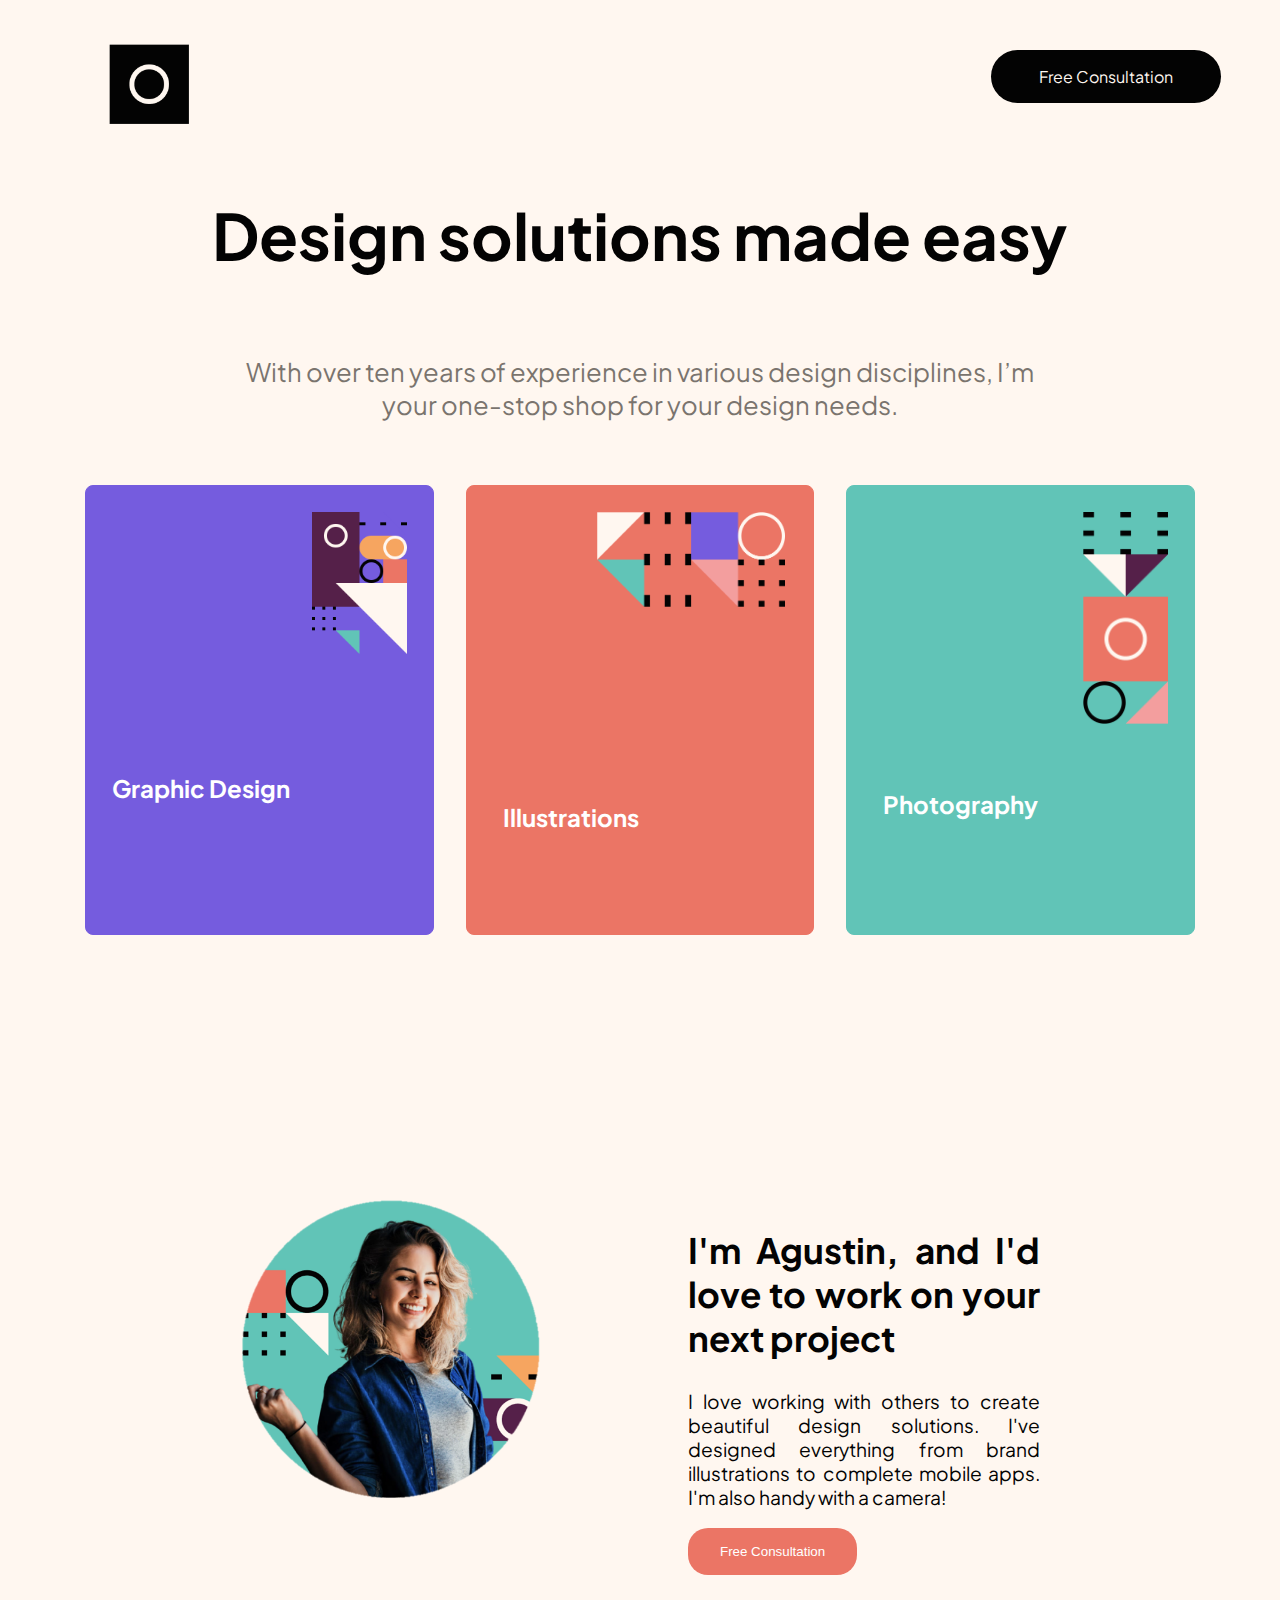
<file: FlexBox/index.html>
<!DOCTYPE html>
<html lang="en">

<head>
  <meta charset="UTF-8">
  <meta name="viewport" content="width=device-width, initial-scale=1.0">
  <link rel="preconnect" href="https://fonts.googleapis.com">
  <link rel="preconnect" href="https://fonts.gstatic.com" crossorigin>
  <link href="https://fonts.googleapis.com/css2?family=Plus+Jakarta+Sans:ital,wght@0,200..800;1,200..800&display=swap"
    rel="stylesheet">
  <link rel="stylesheet" href="./styles.css">
  <title>Document</title>
</head>

<body>
  <nav>
    <a href="#" id="logo">
      <img src="./img/logo.png" alt="Empresa de Amy">
    </a>

    <a href="#" id="call-to-action">Free Consultation</a>
  </nav>
  <section id="hero">
    <div class="text-content">
      <h1>Design solutions made easy</h1>
      <p>With over ten years of experience in various design disciplines, I’m your one-stop shop for your design needs.
      </p>
    </div>
    <div class="image-container">
      <a href="#" id="cajita1">
        <img src="./img/uno.png" alt="cajita1">
        <h2>Graphic Design</h2>
      </a>
      <a href="#" id="cajita2">
        <img src="./img/dos.png" alt="cajita2">
        <h2>Illustrations</h2>
      </a>
      <a href="#" id="cajita3">
        <img src="./img/tres.png" alt="cajita3">
        <h2>Photography</h2>
      </a>
    </div>
  </section>

   
  <div class="contenedor2">
    <div id="infoImage"> 
          <img src="./img/mujer.png" alt="Agustin">
    </div>
  
    <div id="vacio">    
    </div>
  
    <div id="info">
            <h2>I'm Agustin, and I'd love to work on your next project</h2>
            <p>I love working with others to create beautiful design solutions. 
            I've designed everything from brand illustrations to complete mobile apps. 
            I'm also handy with a camera!</p>
            <button>Free Consultation</button>
    </div>
  </div>
   
</body>

</html>
</file>
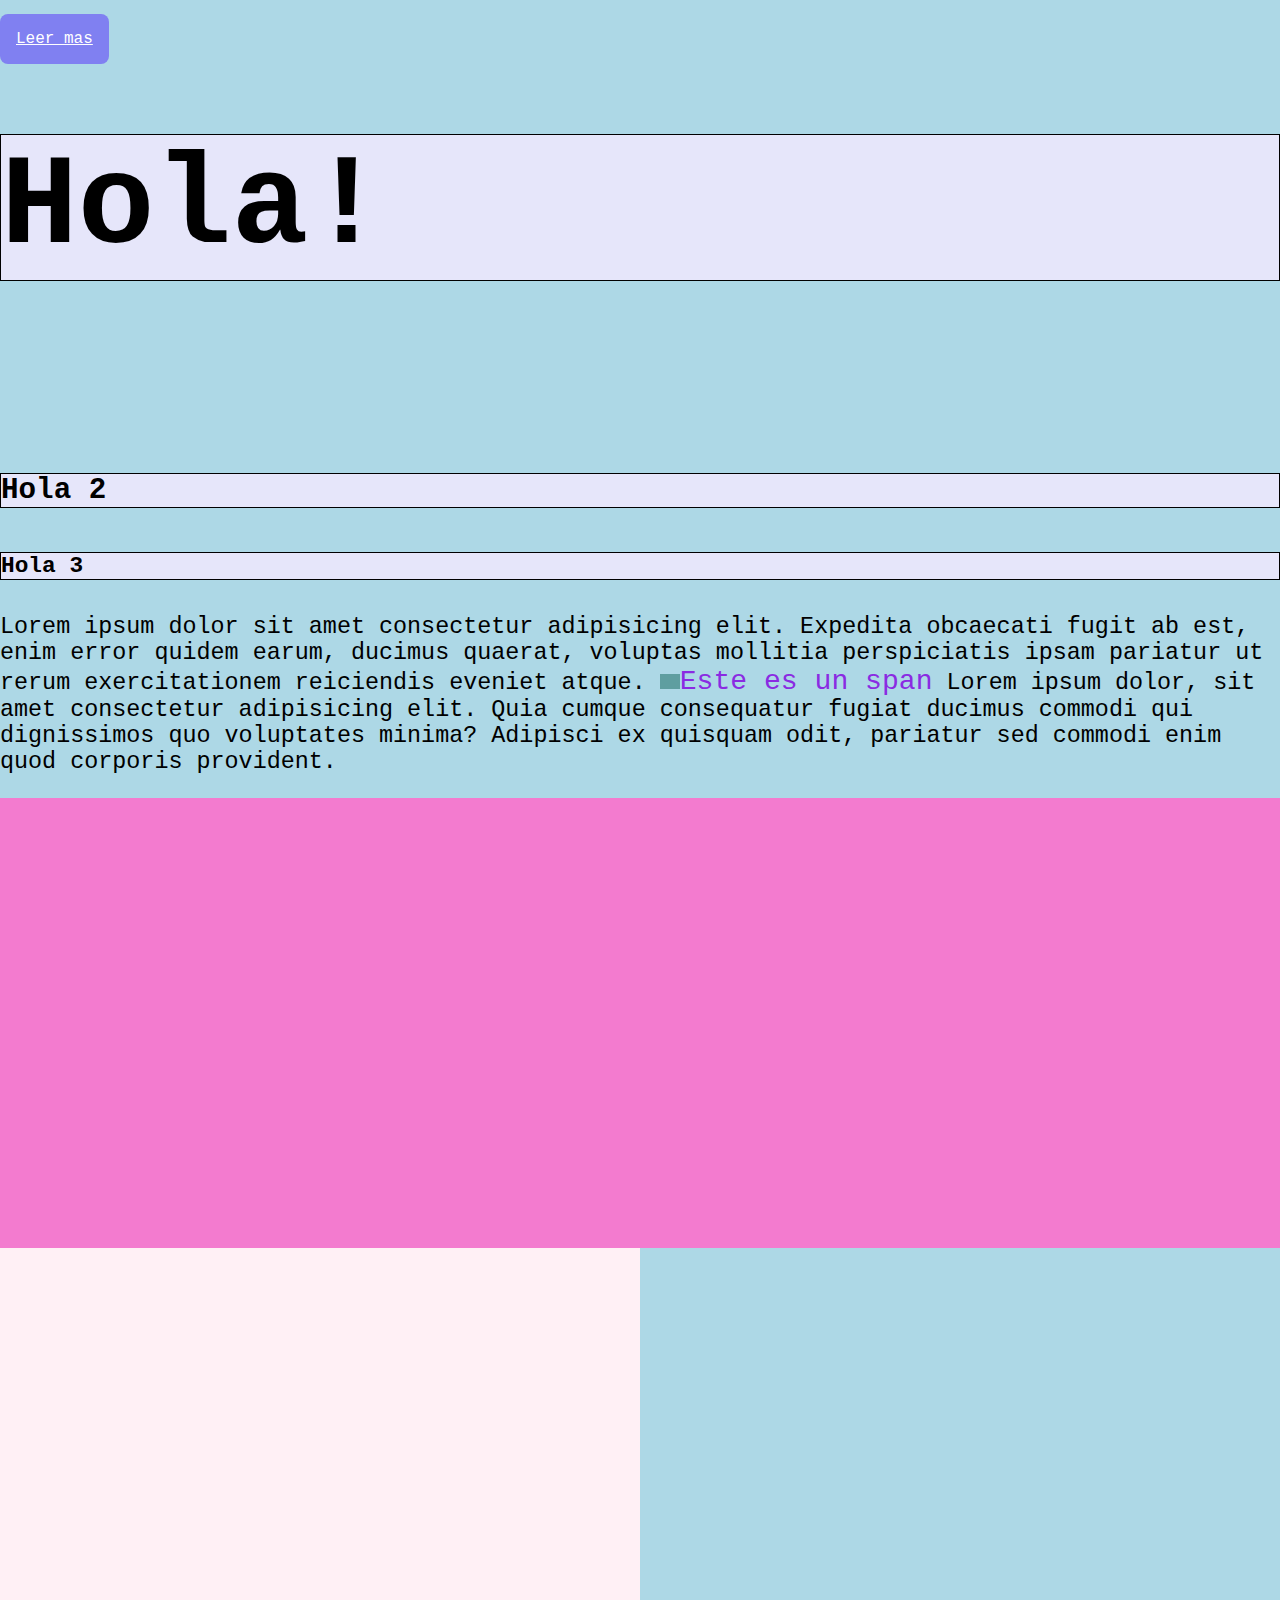
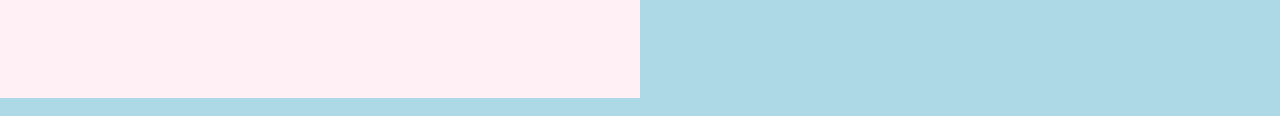
<file: Unidades/index.html>
<!DOCTYPE html>
<html lang="en">
<head>
    <meta charset="UTF-8">
    <meta name="viewport" content="width=device-width, initial-scale=1.0">
    <title>Document</title>
    <link rel="stylesheet" href="styles.css">
</head>
<body>

   
    <br>
    <br>
    <a href="#">Leer mas</a>
    <section id="ch">

    </section>
    <section>
        <h1>Hola!</h1>
        <h2>Hola 2</h2>
        <h3>Hola 3</h3>
        <p>
            Lorem ipsum dolor sit amet consectetur adipisicing elit. 
            Expedita obcaecati fugit ab est, enim error quidem earum,
             ducimus quaerat, voluptas mollitia perspiciatis ipsam 
             pariatur ut rerum exercitationem reiciendis eveniet atque.
             <span id="box-1"></span><span>Este es un span</span> Lorem ipsum dolor, sit amet 
             consectetur adipisicing elit. Quia cumque consequatur fugiat 
             ducimus commodi qui dignissimos quo voluptates minima? Adipisci
              ex quisquam odit, pariatur sed commodi enim quod corporis provident.
        </p>

        <article>
            <div class="box">
    
            </div>
        </article>
    </section>

   
</body>
</html>
</file>
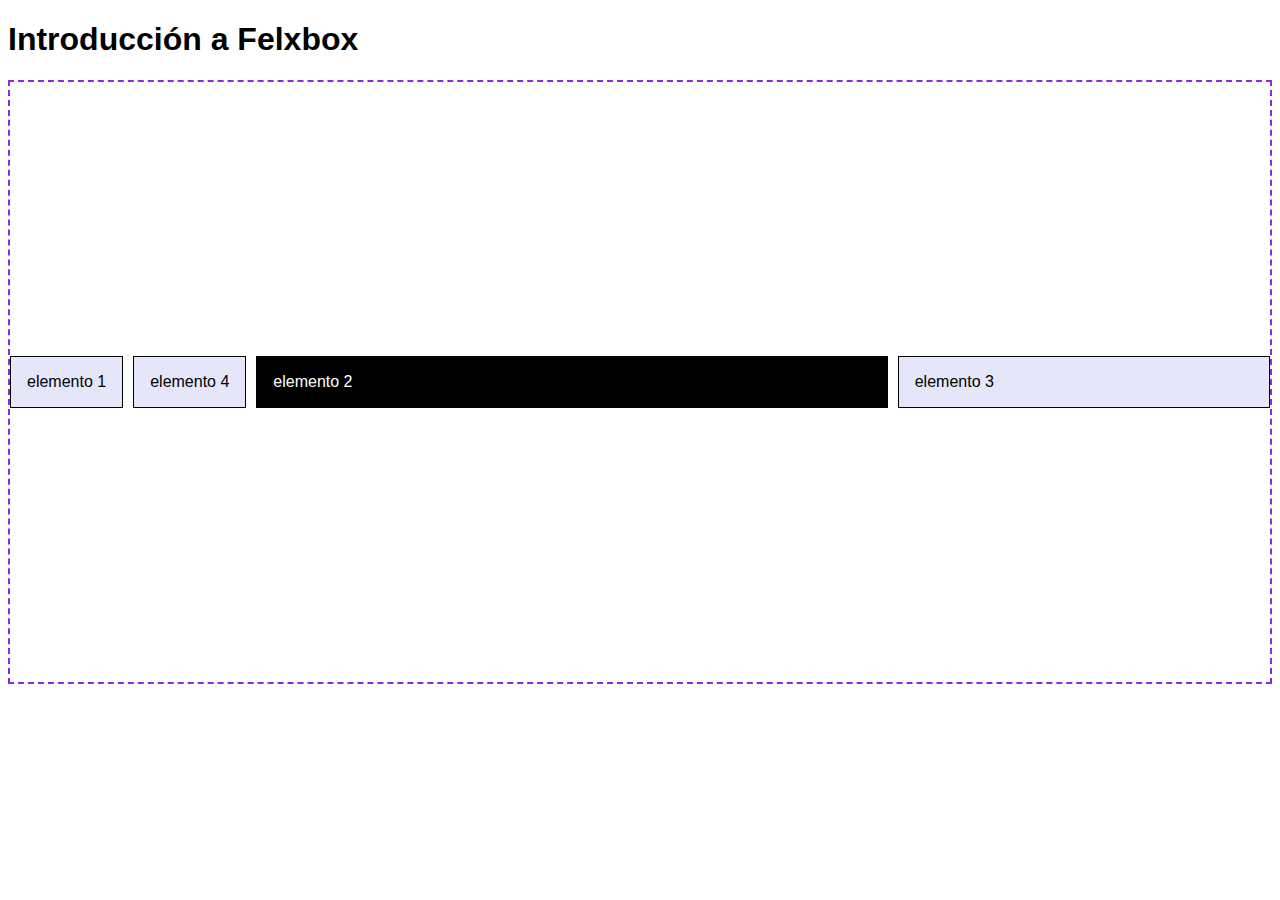
<file: FlexBox/flexbox.html>
<!DOCTYPE html>
<html lang="en">
<head>
  <meta charset="UTF-8">
  <meta name="viewport" content="width=device-width, initial-scale=1.0">
  <link rel="stylesheet" href="./flexbox.css">
  <title>Flexbox</title>
</head>
<body>
  <h1>Introducción a Felxbox</h1>
  <section class="flex-container">
    <div class="flex-item">elemento 1</div>
    <div class="flex-item" id="item-2">elemento 2</div>
    <div class="flex-item" id="item-3">elemento 3</div>
    <div class="flex-item">elemento 4</div>
  </section>
</body>
</html>
</file>
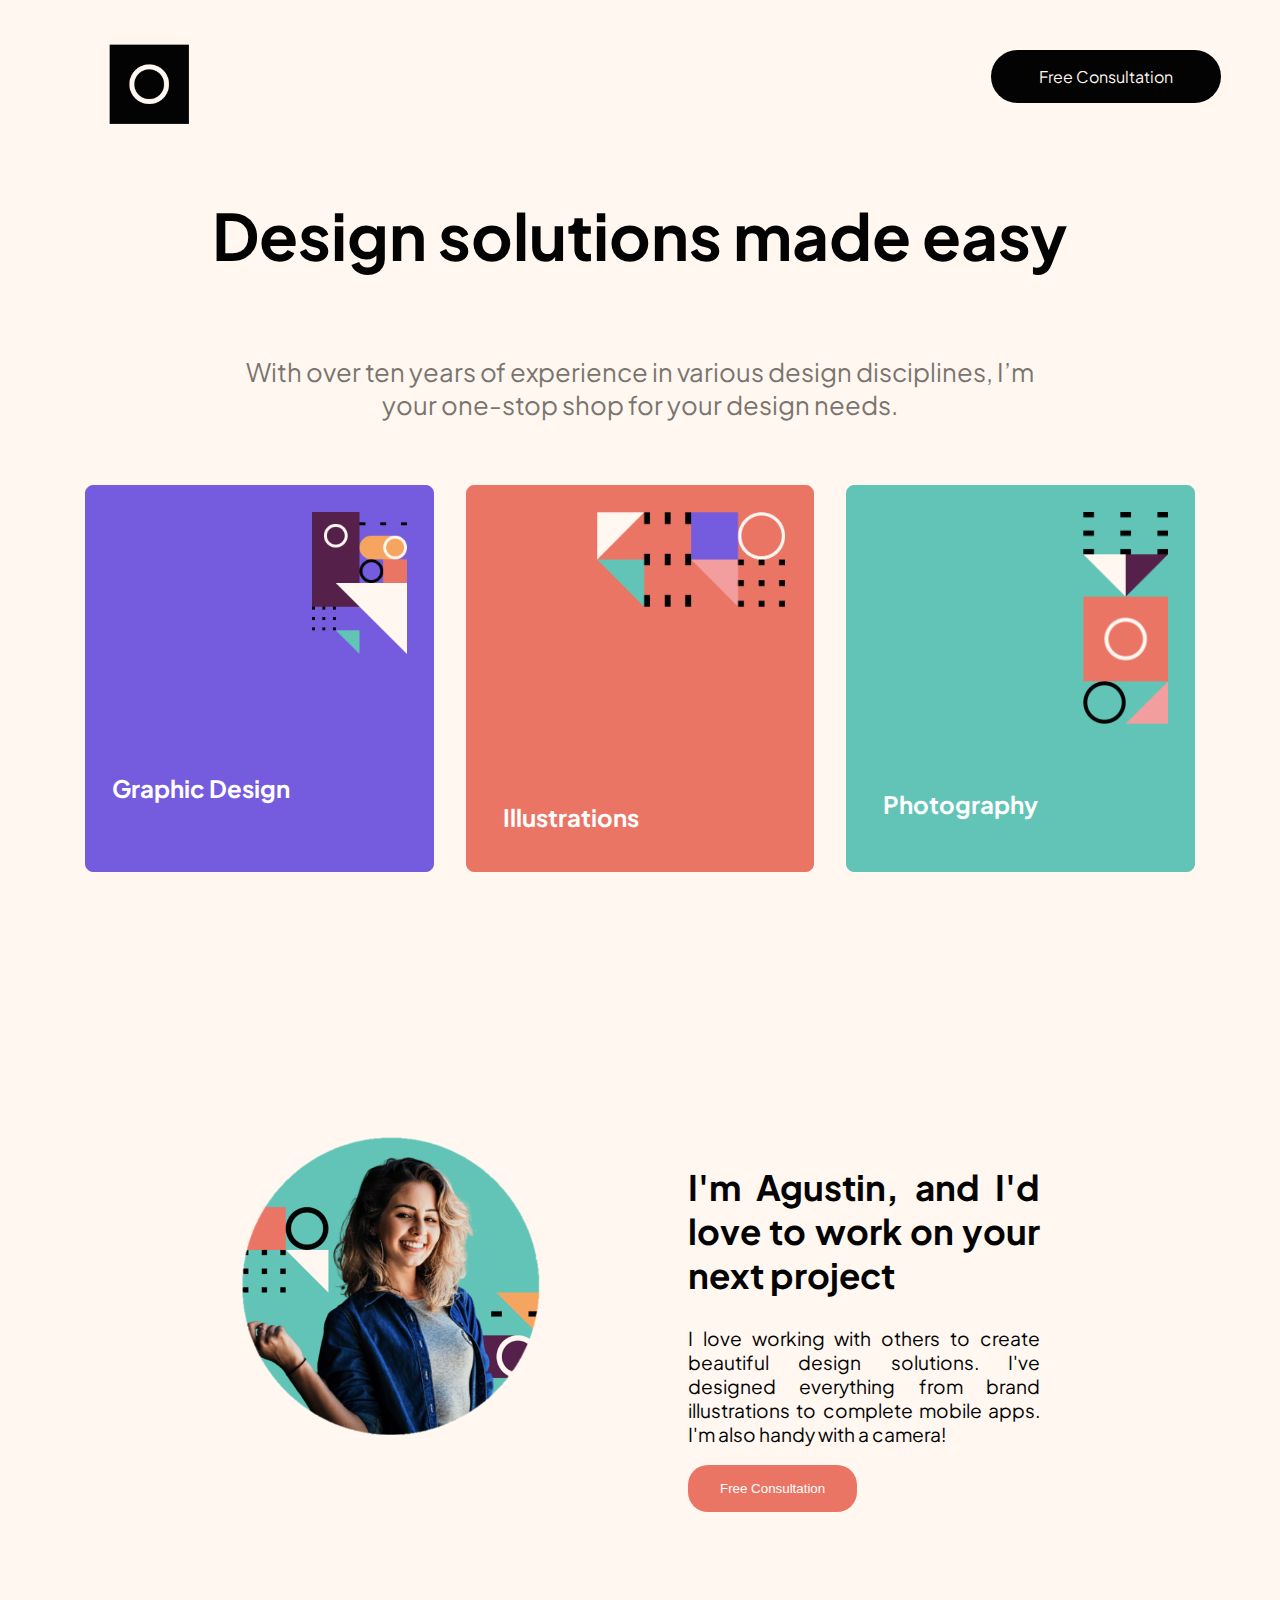
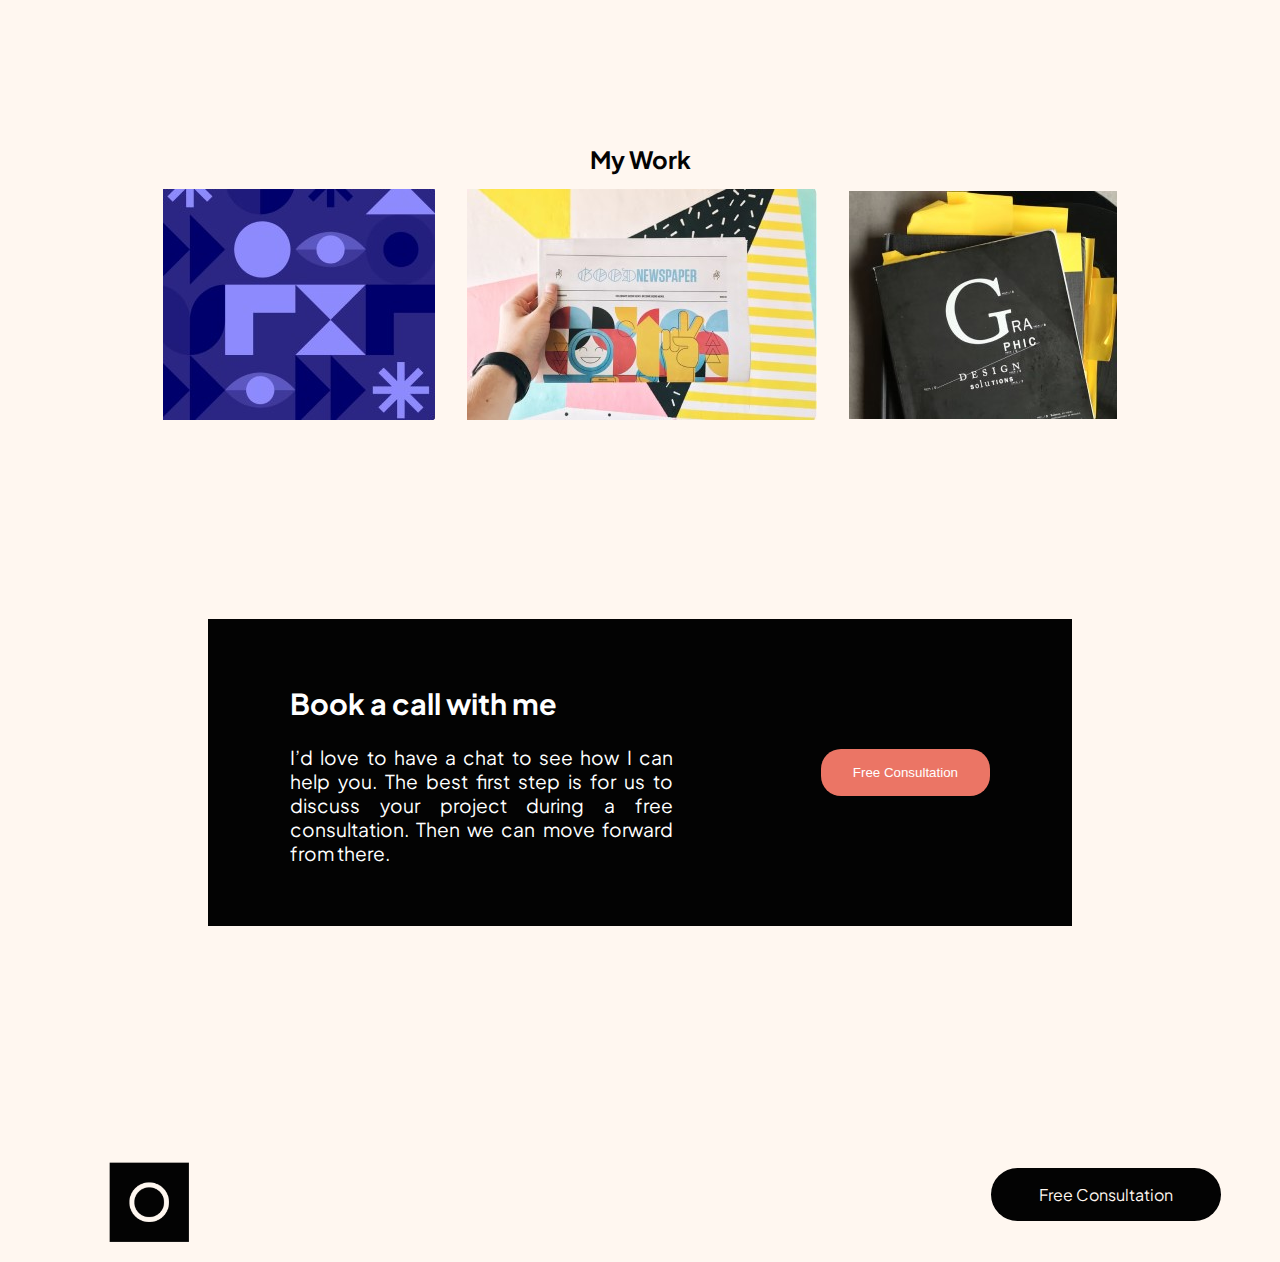
<file: FlexBox/variables.html>
<!DOCTYPE html>
<html lang="en">

<head>
  <meta charset="UTF-8">
  <meta name="viewport" content="width=device-width, initial-scale=1.0">
  <link rel="preconnect" href="https://fonts.googleapis.com">
  <link rel="preconnect" href="https://fonts.gstatic.com" crossorigin>
  <link href="https://fonts.googleapis.com/css2?family=Plus+Jakarta+Sans:ital,wght@0,200..800;1,200..800&display=swap"
    rel="stylesheet">
  <link rel="stylesheet" href="./variables.css">
  <title>Document</title>
</head>

<body>
  <nav>
    <a href="#" id="logo">
      <img src="./img/logo.png" alt="Empresa de Amy">
    </a>

    <a href="#" id="call-to-action">Free Consultation</a>
  </nav>
  <section id="hero">
    <div class="text-content">
      <h1>Design solutions made easy</h1>
      <p>With over ten years of experience in various design disciplines, I’m your one-stop shop for your design needs.
      </p>
    </div>
    <div class="image-container">
      <a href="#" id="cajita1">
        <img src="./img/uno.png" alt="cajita1">
        <h2>Graphic Design</h2>
      </a>
      <a href="#" id="cajita2">
        <img src="./img/dos.png" alt="cajita2">
        <h2>Illustrations</h2>
      </a>
      <a href="#" id="cajita3">
        <img src="./img/tres.png" alt="cajita3">
        <h2>Photography</h2>
      </a>
    </div>
  </section>

  <section id="hero"> 
  <div class="contenedor2">
    <div id="infoImage"> 
          <img src="./img/mujer.png" alt="Agustin">
    </div>
  
    <div id="vacio">    
    </div>
  
    <div id="info">
            <h2>I'm Agustin, and I'd love to work on your next project</h2>
            <p>I love working with others to create beautiful design solutions. 
            I've designed everything from brand illustrations to complete mobile apps. 
            I'm also handy with a camera!</p>
            <button id="boton">Free Consultation</button>
    </div>
  </div>
</section>

<section id="hero">
  <center><h2> My Work </h2></center>
  <div class="contenedor3">
    <div id="img1"> 
          <img src="./img/img1myWork.jpg" alt="Agustin1">
    </div>
  
    <div id="img2">
      <img src="./img/img2myWork.jpg" alt="Agustin2">    
    </div>
  
    <div id="img3">
      <img src="./img/img3myWork.jpg" alt="Agustin3">
    </div>
</section>

<section id="hero">
 <div class="contenedor4">
  <div id="column1"> 
    <h2>Book a call with me</h2>
      <p>I’d love to have a chat to see how I can help you. 
        The best first step is for us to discuss your project 
        during a free consultation. Then we can move forward from there.</p>
  </div>

<div id="column2">    
</div>

<div id="column3">
      <button id="boton">Free Consultation</button>
</div>
 </div>
</section>

<nav>
  <a href="#" id="logo">
    <img src="./img/logo.png" alt="Empresa de Amy">
  </a>

  <a href="#" id="call-to-action">Free Consultation</a>
</nav>
   
</body>

</html>
</file>
<file: FlexBox/styles.css>
body {
    background-color: #FFF7F0;
    color: #030303;
    font-family: "Plus Jakarta Sans", sans-serif;
    font-size: 1rem;
  }
  
  nav {
    display: flex;
    justify-content: space-between;
    align-items: center;
    padding: 1rem 4vw 0.5rem 4vw;
  }
  

  #logo img {
    width: 5rem;
    aspect-ratio: 1;
    padding: 20px 0px 0px 50px;
  }
  
  #call-to-action {
    background-color: #030303;
    color: #FFF7F0;
    text-decoration: none;
    padding: 1rem 3rem;
    border-radius: 1000px;
    
  }
  
  .text-content {
    text-align: center;
    padding: 1rem 8vw;
  }
  
  h1 {
    font-size: 4rem;
    margin-bottom: 1em;
  }
  
  .text-content p {
    color: #7A746E;
    font-size: 1.6rem; 
    padding: 1rem 5vw;
    max-width: 75%; 
    margin: 0 auto;
  }
  
  .image-container {
    display: flex;
    gap: 2rem;
    padding: 2rem 6vw;
    height: 40vh; 
    max-width: 1200px; 
    margin: 0 auto;
   
  }
  
  .image-container a {
    aspect-ratio: 4 / 5;
    background-color: lavender;
    border: #030303 solid 1px;
    flex-basis: 100%;
    text-decoration: none;
  }


  #cajita1{
    background-color: #755CDE;
    border-radius: 8px;
    border-color: #755CDE;
    overflow: hidden;
    padding: 1rem;
    
  }


  #cajita1 h2{
    padding: 0px 10px 0px 10px;
    color: #ffffff;
    text-decoration: none;
  }
  
  #cajita1 img{
    max-width: 30%;
    padding: 0.625rem 0.625rem 6.25rem 0px;
    margin-left: auto;
    display: block; 
  }

  #cajita2{
    background-color: #EB7565;
    border-radius: 8px;
    border-color: #EB7565;
    overflow: hidden;
    padding: 1rem;
  }

  #cajita2 h2{
    padding: 0px 10px 0px 20px;
    color: #ffffff;
    text-decoration: none;
  }

  #cajita2 img{
    max-width: 60%;
    padding:  0.625rem 0.75rem 10.9375rem 0px;
    margin-left: auto;
    display: block;
  }

  #cajita3{
    border-radius: 8px;
    background-color: #61C4B7;
    border-color: #61C4B7;
    overflow: hidden;
    padding: 1rem;
  }

  #cajita3 h2{
    padding: 0px 10px 0px 20px;
    color: #ffffff;
    text-decoration: none;
  }

  #cajita3 img{
    max-width: 27%;
     /* top, right, bottom, left */
    padding: 0.625rem 0.625rem 2.8125rem 13.4375rem;
    margin-left: auto;
    display: block;
  }


  .contenedor2 {
    display: grid; 
    grid-template-columns: auto auto auto;
    gap: 10px;
    margin: 200px; 
    box-sizing: border-box; 
  }


  #infoImage, #vacio, #info {
      padding: 2rem;
      border-radius: 8px;
      font-size: 1.2em;
      text-align: justify;
     
  }

  #infoImage img{
    width: 300px;
  }

  #infoImage {
    background-color: #FFF7F0; 
     padding: auto auto auto auto;
  }

  #vacio {
      background-color: #FFF7F0;
  }

  #info {
      background-color: #FFF7F0;
  }

  #info h2{
    font-size: 35px;
  }

  button{
    background-color: #EB7565;
    border: none;
    padding: 1rem 2rem; 
    border-radius: 20px;
    color: #FFFF;
    cursor: pointer;
  }

  button :hover{
    background-color: #61C4B7;
  }



  
  /* Media Query */

/* MOVIL */
  /* @media (width < 500px){  */
  @media (max-width: 599px){ 
    #logo img {
      width: 4rem;
      padding: 10px 20px 0px 10px;
    }

    #call-to-action {
      padding: 1rem 1rem; 
    }

    h1 {
      font-size: 3rem;
    }

    .text-content p {
      font-size: 1.2rem; 
    }
    
    .image-container {
      display: flex;
      /*cajita vertical*/
      flex-direction: column; 
      margin: 50px 5px 50px 5px;
      height: 1000px;
      justify-content: center;
      align-items: center;
    }

    #cajita1{
      width: 87%;
      height: 210px;
    }

    #cajita1 h2{
      font-size: 15px;
    }

    #cajita1 img{
      width: 20%;
      padding-bottom: 100px;
    }


    #cajita2{
      width: 87%;
      font-size: 0.3rem;
      height: 210px;
    }

    #cajita2 h2{
      font-size: 15px;
    }

    #cajita2 img{
      width: 30%;
      padding-bottom: 155px;
    }

    #cajita3{
      width: 87%;
      font-size: 15px;
      height: 210px;
    }

    #cajita3 h2{
      font-size: 15px;
    }

    #cajita3 img{
      width: 15%;
      padding-left: 90px;
      padding-bottom: 70px;
    }

    
    .contenedor2 {
      display: grid;
      grid-template-columns: auto; /*UNA COLUMNA*/
      place-items: center;
      margin: 0%;
      padding-top: 0%;
    }


    #infoImage, #vacio, #info {
        font-size: 1em;
        text-align: center;
    }

    #infoImage img{
      width: 200px;
    }

  }


  /* IPAD */
@media (min-width: 600px) and (max-width: 1024px) {
    .image-container {
      margin: 50px 5px 30px 5px;
      height: 80vh; 
       flex-wrap: wrap;
      gap: 50px;
      padding-bottom: 10px;
    }

    #cajita1{
      flex: 1 1 35%;
      font-size: 10px;
      height: 260px;
    }

    #cajita1 img{
      width: 50%;
      padding-bottom: 55px;
    }

    #cajita2{
      flex: 1 1 35%;
      font-size: 10px;
      height: 262px;
    }

    #cajita2 img{
      width: 50%;
      padding-bottom: 111px;
    }

    #cajita3 {
      width: 50%;
      text-align: left;
      padding-left: 0px;
      font-size: 10px;
      height: 300px;
      padding-top: 0px;
    }

    #cajita3 img{
      width: 10%;
      padding: 30px 10px 30px 0px;
      flex-direction: column;
    }


    .contenedor2 {
      display: grid; 
      grid-template-columns: auto 10px auto; 
      gap: 3px;
      margin: auto; 
      place-items: center;
      padding-top: 180px;
    }
  
  
    #infoImage, #vacio, #info {
        font-size: 1em;
        text-align: left;
    }

    #infoImage img{
      width: 200px;
    }
  }  


  /*ESCRITORIO*/

  @media (min-width: 1025px){

    .image-container {
      height: 50vh; 
    }
    
    
  }
</file>
<file: Unidades/styles.css>
body{
    background-color: lightblue;
    /* font-family: sans-serif; */
    font-family: monospace;
    /* padding: 20px; */
    margin: 0;
}

/* Pixeles -> unidades relativas absolutas */
/* Rem - unidades relativas (depende de los settings del navegador del usuario) 
viene de root EM - tamanio de fuente de la raiz EM es de una M- por
 defecto son 16px en todos los navegadores
1 rem = 16px */

a{
    background-color: rgb(128, 128, 241);
    color: white;
    /* font-size: 24px; */
    font-size: 1rem;
    /* padding: 16px; */
    padding: 1rem;
    border-radius: 8px;
}


/* Ems - consulta el tam de funte de su papa*/
span{
    color: blueviolet;
}

/* 1.5 rem es igual a 24 px */
section{
    font-size: 1.5em; 
}

h1,h2,h3{
    /* font-size: 1em; 1 x 24px=24px */
    background-color: lavender;
    border: solid 1px;
    /* propio espaciado */
    margin-bottom: 1.5em;
}

h1{
font-size: 10vw;
}

p{
    /* 1.2em x 24px =28.8px*/
    font-size: 1.2em;
}

span{
     /* 1.2em x 28.8px =34.56px*/
    font-size: 1.2em;
}

#box-1{
    display: inline-block;
    background-color: cadetblue;
    width: 20px;
    height: 1ex; /*mas chaparrito como rectangulo*/

}

#ch{
    /* ch - characteres, es decir maximo 70 caracteres */
max-width: 70ch; 

}

/* viewport witdh -> vw 
    viewport heigh -> vh
    dynamic viewport witdh -> dvw - no tienen muy buen soporte
    dynamic viewport heigh -> dvh - no tienen muy buen soporte

    el dynamic viewport es para telefonos, solo abarca unicamente el espacio visible dentor del tam de mi pagina 
    */

    
article{
    /* height: 550px; */
    /* vh es un fallback (respaldo) de dynamic view port height */
    height: 100vh;
    /* solo chrome y mozilla */
    /* height: 100dvh; */
 
    width: 50vw; /*50% del papa pero el 100% de esta pantalla*/
    background-color: lavenderblush;
}


/* vmin - toma la medida mas pequenia entre el ancho y alto de viewport */
     /* vmax- toma la medida mas grande entre el ancho y alto de viewport */
.box{

    background-color: rgb(243, 123, 207);
    /* width: 50%; */
    width: 100vmax;
    /* aspect-ratio: 1; */
    height: 50%;
    /* es mejor % que px, nos dan chance de darle alruta y ancho dependiendo del contenedor padre*/
    /* width: 203.5px;
    height: 275px; */
}
</file>
<file: FlexBox/flexbox.css>
body {
  font-family: sans-serif;
}

.flex-item {
  background-color: lavender;
  padding: 16px;
  border: solid 1px black;
}

.flex-container {
  border: dashed blueviolet 2px;
  height: 600px;
  display: flex;
  /* flex-direction: column; */
  /* justify-content: space-between; */
  align-items: center;

  gap: 10px;
  /* flex-wrap: wrap-reverse; */
}

#item-2 {
  background-color: black;
  color: white;

  /* flex-basis: 200px; */
  flex-grow: 2;
  order: 1;
}

#item-3 {
  flex-grow: 1;
  order: 2;
}
</file>
<file: FlexBox/variables.css>
:root{
  --fondo:#FFF7F0;
  --icons: #030303;
  --white: #ffffff;
  --orange: #EB7565;
  --yellow: #F6A560;
  --terracota: #7A746E;
  --box1: #755CDE;
  --box2: #61C4B7;
}

body {
    background-color:var(--fondo);
    color: var(--icons);
    font-family: "Plus Jakarta Sans", sans-serif;
    font-size: 1rem;
  }
  
  nav {
    display: flex;
    justify-content: space-between;
    align-items: center;
    padding: 1rem 4vw 0.5rem 4vw;
  }
  

  #logo img {
    width: 5rem;
    aspect-ratio: 1;
    padding: 20px 0px 0px 50px;
  }
  
  #call-to-action {
    background-color:var(--icons);
    color: var(--fondo);
    text-decoration: none;
    padding: 1rem 3rem;
    border-radius: 1000px;
    
  }
  
  .text-content {
    text-align: center;
    padding: 1rem 8vw;
  }
  
  h1 {
    font-size: 4rem;
    margin-bottom: 1em;
  }
  
  .text-content p {
    color: var(--terracota);
    font-size: 1.6rem; 
    padding: 1rem 5vw;
    max-width: 75%; 
    margin: 0 auto;
  }
  
  .image-container {
    display: flex;
    gap: 2rem;
    padding: 2rem 6vw;
    height: 40vh; 
    max-width: 1200px; 
    margin: 0 auto;
   
  }
  
  .image-container a {
    aspect-ratio: 4 / 5;
    border: var(--icons) solid 1px;
    flex-basis: 100%;
    text-decoration: none;
  }


  #cajita1{
    background-color: var(--box1);
    border-radius: 8px;
    border-color: var(--box1);
    overflow: hidden;
    padding: 1rem;
    
  }


  #cajita1 h2{
    padding: 0px 10px 0px 10px;
    color: var(--white);
    text-decoration: none;
  }
  
  #cajita1 img{
    max-width: 30%;
    padding: 0.625rem 0.625rem 6.25rem 0px;
    margin-left: auto;
    display: block; 
  }

  #cajita2{
    background-color:var(--orange);
    border-radius: 8px;
    border-color: var(--orange);
    overflow: hidden;
    padding: 1rem;
  }

  #cajita2 h2{
    padding: 0px 10px 0px 20px;
    color: var(--white);
    text-decoration: none;
  }

  #cajita2 img{
    max-width: 60%;
    padding:  0.625rem 0.75rem 10.9375rem 0px;
    margin-left: auto;
    display: block;
  }

  #cajita3{
    border-radius: 8px;
    background-color: var(--box2);
    border-color: var(--box2);
    overflow: hidden;
    padding: 1rem;
  }

  #cajita3 h2{
    padding: 0px 10px 0px 20px;
    color: var(--white);
    text-decoration: none;
  }

  #cajita3 img{
    max-width: 27%;
     /* top, right, bottom, left */
    padding: 0.625rem 0.625rem 2.8125rem 13.4375rem;
    margin-left: auto;
    display: block;
  }


  .contenedor2 {
    display: grid; 
    grid-template-columns: auto auto auto;
    gap: 10px;
    margin: 200px; 
    box-sizing: border-box; 
  }


  #infoImage, #vacio, #info {
      padding: 2rem;
      border-radius: 8px;
      font-size: 1.2em;
      text-align: justify;
     
  }

  #infoImage img{
    width: 300px;
  }

  #infoImage {
    background-color:var(--fondo);
     padding: auto auto auto auto;
  }

  #vacio {
      background-color: var(--fondo);
  }

  #info {
      background-color:var(--fondo);
  }

  #info h2{
    font-size: 35px;
  }

  button{
    background-color: var(--orange);
    border: none;
    padding: 1rem 2rem; 
    border-radius: 20px;
    color: var(--white);
    cursor: pointer;
  }

  button :hover{
    background-color: var(--box2);
  }

  
  .contenedor3 {
    display: flex;
    gap: 2rem;
    height: 25vh; 
    max-width: 1200px; 
    margin: 0 auto;
    justify-content: center;
    align-items: center;
   
  }

  .contenedor4 {
    background-color: var(--icons);
    display: grid; 
    grid-template-columns: auto auto auto;
    gap: 10px;
    margin: 200px; 
    place-items: center;
    color: var(--white);
    padding: 10px 50px 10px 50px;
  }


  #column1, #column2, #column3 {
      padding: 2rem;
      border-radius: 8px;
      font-size: 1.2em;
      text-align: justify;
      
  }


  #call-to-action:hover{
    background-color: var(--box1);
  }

  #boton:hover{
    background-color: var(--yellow);
  }

  
  /* Media Query */

/* MOVIL */
  @media (max-width: 599px){ 
    #logo img {
      width: 4rem;
      padding: 10px 20px 0px 10px;
    }

    #call-to-action {
      padding: 1rem 1rem; 
    }

    h1 {
      font-size: 3rem;
    }

    .text-content p {
      font-size: 1.2rem; 
    }
    
    .image-container {
      display: flex;
      /*cajita vertical*/
      flex-direction: column; 
      margin: 50px 5px 50px 5px;
      height: 1000px;
      justify-content: center;
      align-items: center;
    }

    #cajita1{
      width: 87%;
      height: 210px;
    }

    #cajita1 h2{
      font-size: 15px;
    }

    #cajita1 img{
      width: 20%;
      padding-bottom: 100px;
    }


    #cajita2{
      width: 87%;
      font-size: 0.3rem;
      height: 210px;
    }

    #cajita2 h2{
      font-size: 15px;
    }

    #cajita2 img{
      width: 30%;
      padding-bottom: 155px;
    }

    #cajita3{
      width: 87%;
      font-size: 15px;
      height: 210px;
    }

    #cajita3 h2{
      font-size: 15px;
    }

    #cajita3 img{
      width: 15%;
      padding-left: 90px;
      padding-bottom: 70px;
    }

    
    .contenedor2 {
      display: grid;
      grid-template-columns: auto; /*UNA COLUMNA*/
      place-items: center;
      margin: 0%;
      padding-top: 0%;
    }


    #infoImage, #vacio, #info {
        font-size: 1em;
        text-align: center;
    }

    #infoImage img{
      width: 200px;
    }

    .contenedor3 {
      display: flex;
      flex-direction: column;
      gap: 2rem;
      height: 25vh; 
      max-width: 1200px; 
      margin: 0 auto;
      justify-content: center;
      align-items: center;
      height: 120vh;
    }

    .contenedor4 {
      background-color: var(--icons);
      grid-template-columns: auto;
      place-items: center;
      margin: 0%;
      padding-top: 0%;
     
    }
  
  
    #column1, #column2, #column3 {
        padding: 2rem;
        border-radius: 8px;
        font-size: 1.2em;
        text-align: center; 
    }

    #column1{
      font-size: 15px;
    }
    #column2{
    padding: 0%;    
    }
    #column3{
      padding: 0%;    
      }

  }


  /* IPAD */
@media (min-width: 600px) and (max-width: 1024px) {
    .image-container {
      margin: 50px 5px 30px 5px;
      height: 80vh; 
       flex-wrap: wrap;
      gap: 50px;
      padding-bottom: 10px;
    }

    #cajita1{
      flex: 1 1 35%;
      font-size: 10px;
      height: 260px;
    }

    #cajita1 img{
      width: 50%;
      padding-bottom: 55px;
    }

    #cajita2{
      flex: 1 1 35%;
      font-size: 10px;
      height: 262px;
    }

    #cajita2 img{
      width: 50%;
      padding-bottom: 111px;
    }

    #cajita3 {
      width: 50%;
      text-align: left;
      padding-left: 0px;
      font-size: 10px;
      height: 300px;
      padding-top: 0px;
    }

    #cajita3 img{
      width: 10%;
      padding: 30px 10px 30px 0px;
      flex-direction: column;
    }


    .contenedor2 {
      display: grid; 
      grid-template-columns: auto 10px auto; 
      gap: 3px;
      margin: auto; 
      place-items: center;
      padding-top: 180px;
    }
  
  
    #infoImage, #vacio, #info {
        font-size: 1em;
        text-align: left;
    }

    #infoImage img{
      width: 200px;
    }


    .contenedor3 {
      display: flex;
      flex-direction: column;
      gap: 2rem;
      height: 25vh; 
      max-width: 1200px; 
      margin: 0 auto;
      justify-content: center;
      align-items: center;
      height: 120vh;
    }

    .contenedor4 {
      background-color: var(--icons);
      grid-template-columns: auto;
      place-items: center;
      margin: 0%;
      padding-top: 0%;
     
    }
  
  
    #column1, #column2, #column3 {
        padding: 2rem;
        border-radius: 8px;
        font-size: 1.2em;
        text-align: center; 
    }

    #column1{
      font-size: 15px;
    }
    #column2{
    padding: 0%;    
    }
    #column3{
      padding: 0%;    
      }

  }  


  /*ESCRITORIO*/

  @media (min-width: 1025px){
    .image-container {
      height: 43vh; 
    }
    
  }
</file>
